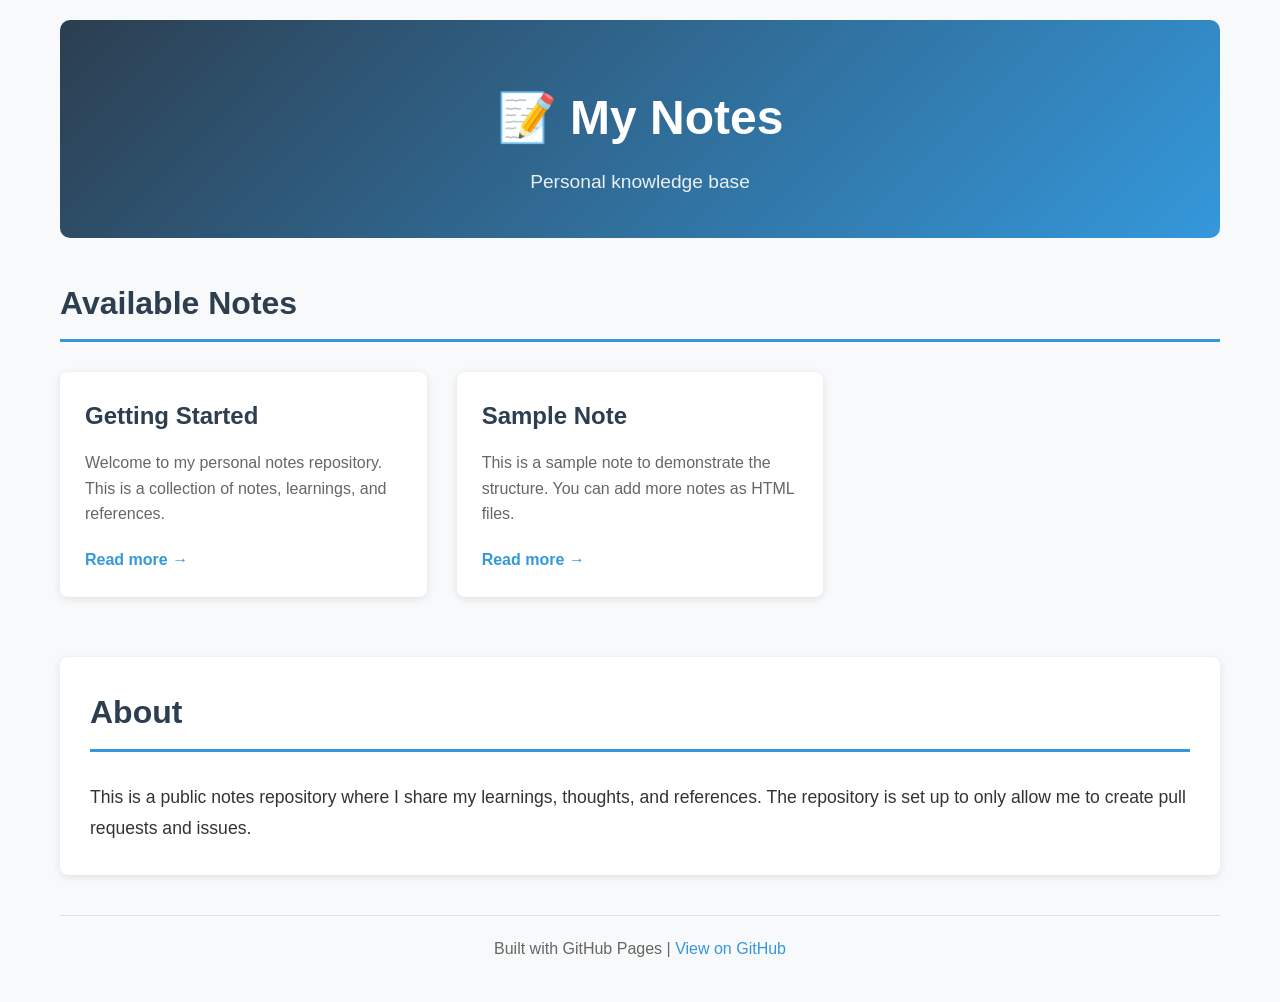
<file: index.html>
<!DOCTYPE html>
<html lang="en">
<head>
    <meta charset="UTF-8">
    <meta name="viewport" content="width=device-width, initial-scale=1.0">
    <title>My Notes</title>
    <link rel="stylesheet" href="styles.css">
</head>
<body>
    <div class="container">
        <header>
            <h1>📝 My Notes</h1>
            <p class="subtitle">Personal knowledge base</p>
        </header>
        
        <main>
            <section class="notes-section">
                <h2>Available Notes</h2>
                <div class="notes-grid">
                    <div class="note-card">
                        <h3>Getting Started</h3>
                        <p>Welcome to my personal notes repository. This is a collection of notes, learnings, and references.</p>
                        <a href="notes/getting-started.html" class="read-more">Read more →</a>
                    </div>
                    
                    <div class="note-card">
                        <h3>Sample Note</h3>
                        <p>This is a sample note to demonstrate the structure. You can add more notes as HTML files.</p>
                        <a href="notes/sample-note.html" class="read-more">Read more →</a>
                    </div>
                </div>
            </section>
            
            <section class="about-section">
                <h2>About</h2>
                <p>This is a public notes repository where I share my learnings, thoughts, and references. The repository is set up to only allow me to create pull requests and issues.</p>
            </section>
        </main>
        
        <footer>
            <p>Built with GitHub Pages | <a href="https://github.com/neurofoo/notes">View on GitHub</a></p>
        </footer>
    </div>
</body>
</html>
</file>
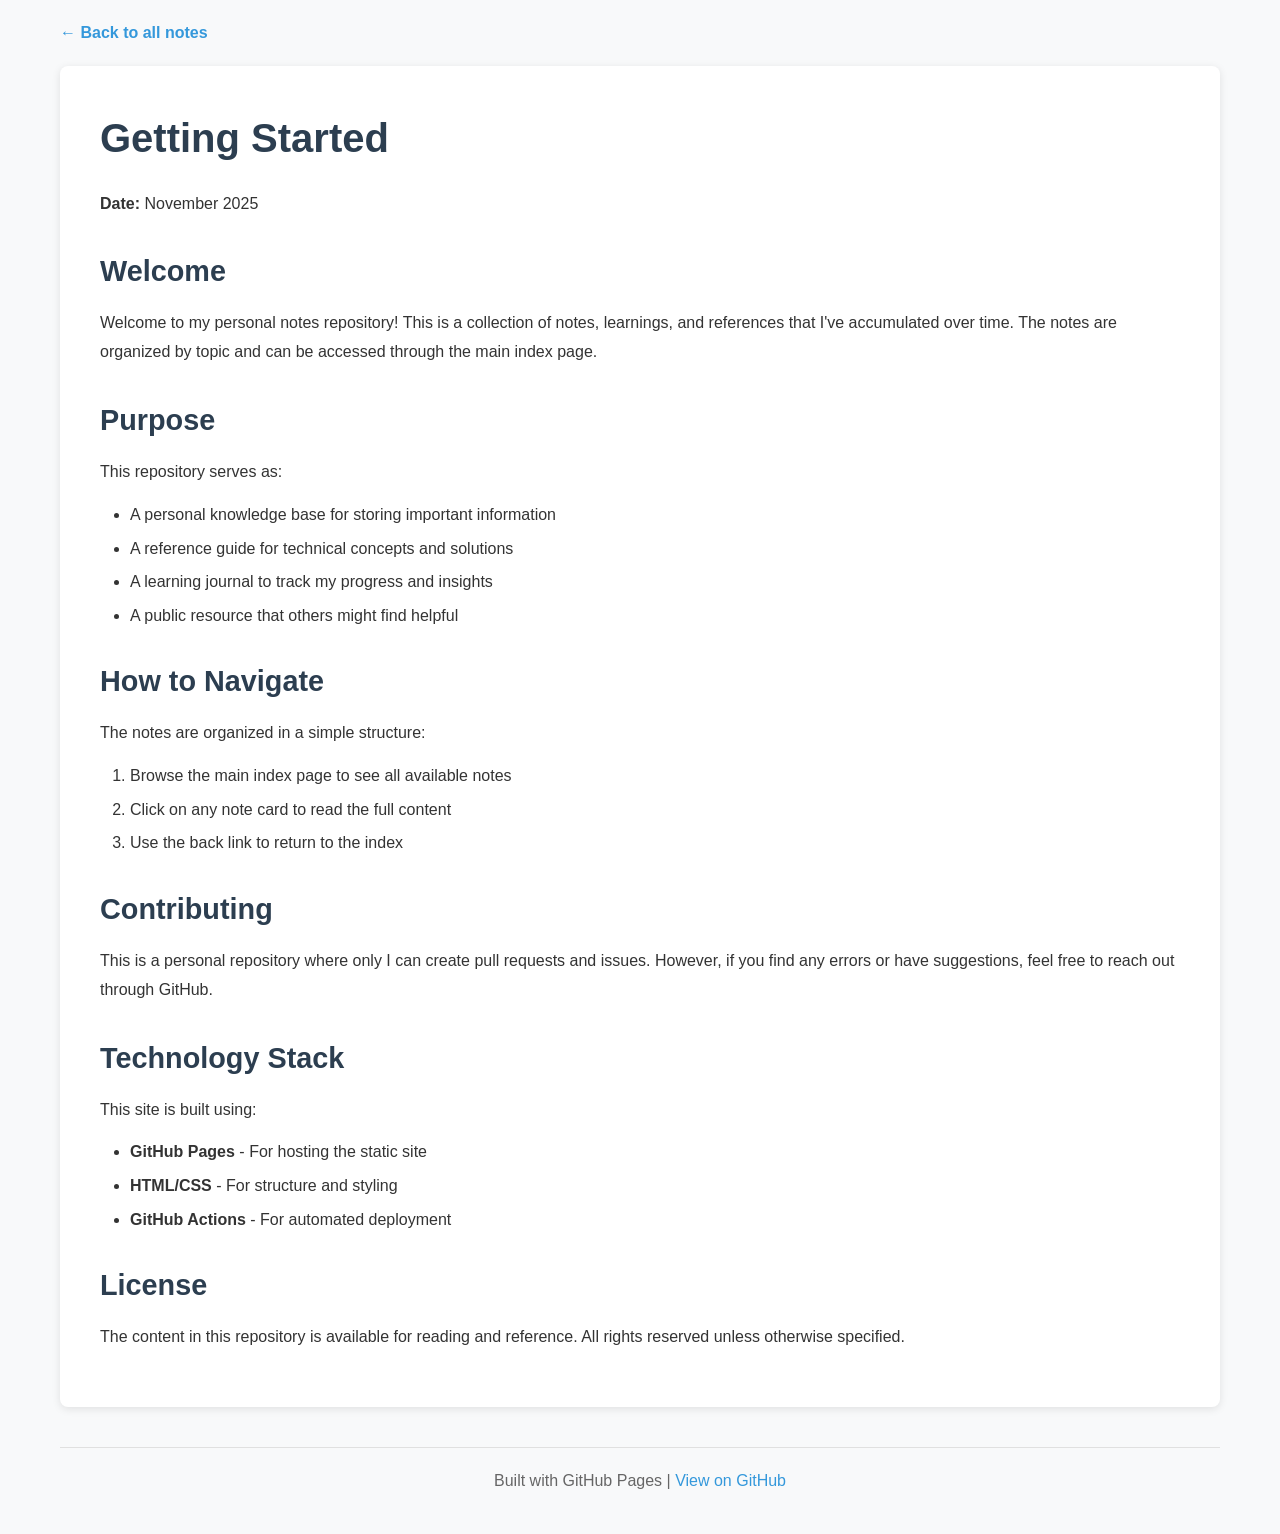
<file: notes/getting-started.html>
<!DOCTYPE html>
<html lang="en">
<head>
    <meta charset="UTF-8">
    <meta name="viewport" content="width=device-width, initial-scale=1.0">
    <title>Getting Started - My Notes</title>
    <link rel="stylesheet" href="../styles.css">
</head>
<body>
    <div class="container">
        <a href="../index.html" class="back-link">← Back to all notes</a>
        
        <div class="note-content">
            <h1>Getting Started</h1>
            
            <p><strong>Date:</strong> November 2025</p>
            
            <h2>Welcome</h2>
            <p>Welcome to my personal notes repository! This is a collection of notes, learnings, and references that I've accumulated over time. The notes are organized by topic and can be accessed through the main index page.</p>
            
            <h2>Purpose</h2>
            <p>This repository serves as:</p>
            <ul>
                <li>A personal knowledge base for storing important information</li>
                <li>A reference guide for technical concepts and solutions</li>
                <li>A learning journal to track my progress and insights</li>
                <li>A public resource that others might find helpful</li>
            </ul>
            
            <h2>How to Navigate</h2>
            <p>The notes are organized in a simple structure:</p>
            <ol>
                <li>Browse the main index page to see all available notes</li>
                <li>Click on any note card to read the full content</li>
                <li>Use the back link to return to the index</li>
            </ol>
            
            <h2>Contributing</h2>
            <p>This is a personal repository where only I can create pull requests and issues. However, if you find any errors or have suggestions, feel free to reach out through GitHub.</p>
            
            <h2>Technology Stack</h2>
            <p>This site is built using:</p>
            <ul>
                <li><strong>GitHub Pages</strong> - For hosting the static site</li>
                <li><strong>HTML/CSS</strong> - For structure and styling</li>
                <li><strong>GitHub Actions</strong> - For automated deployment</li>
            </ul>
            
            <h2>License</h2>
            <p>The content in this repository is available for reading and reference. All rights reserved unless otherwise specified.</p>
        </div>
        
        <footer>
            <p>Built with GitHub Pages | <a href="https://github.com/neurofoo/notes">View on GitHub</a></p>
        </footer>
    </div>
</body>
</html>
</file>
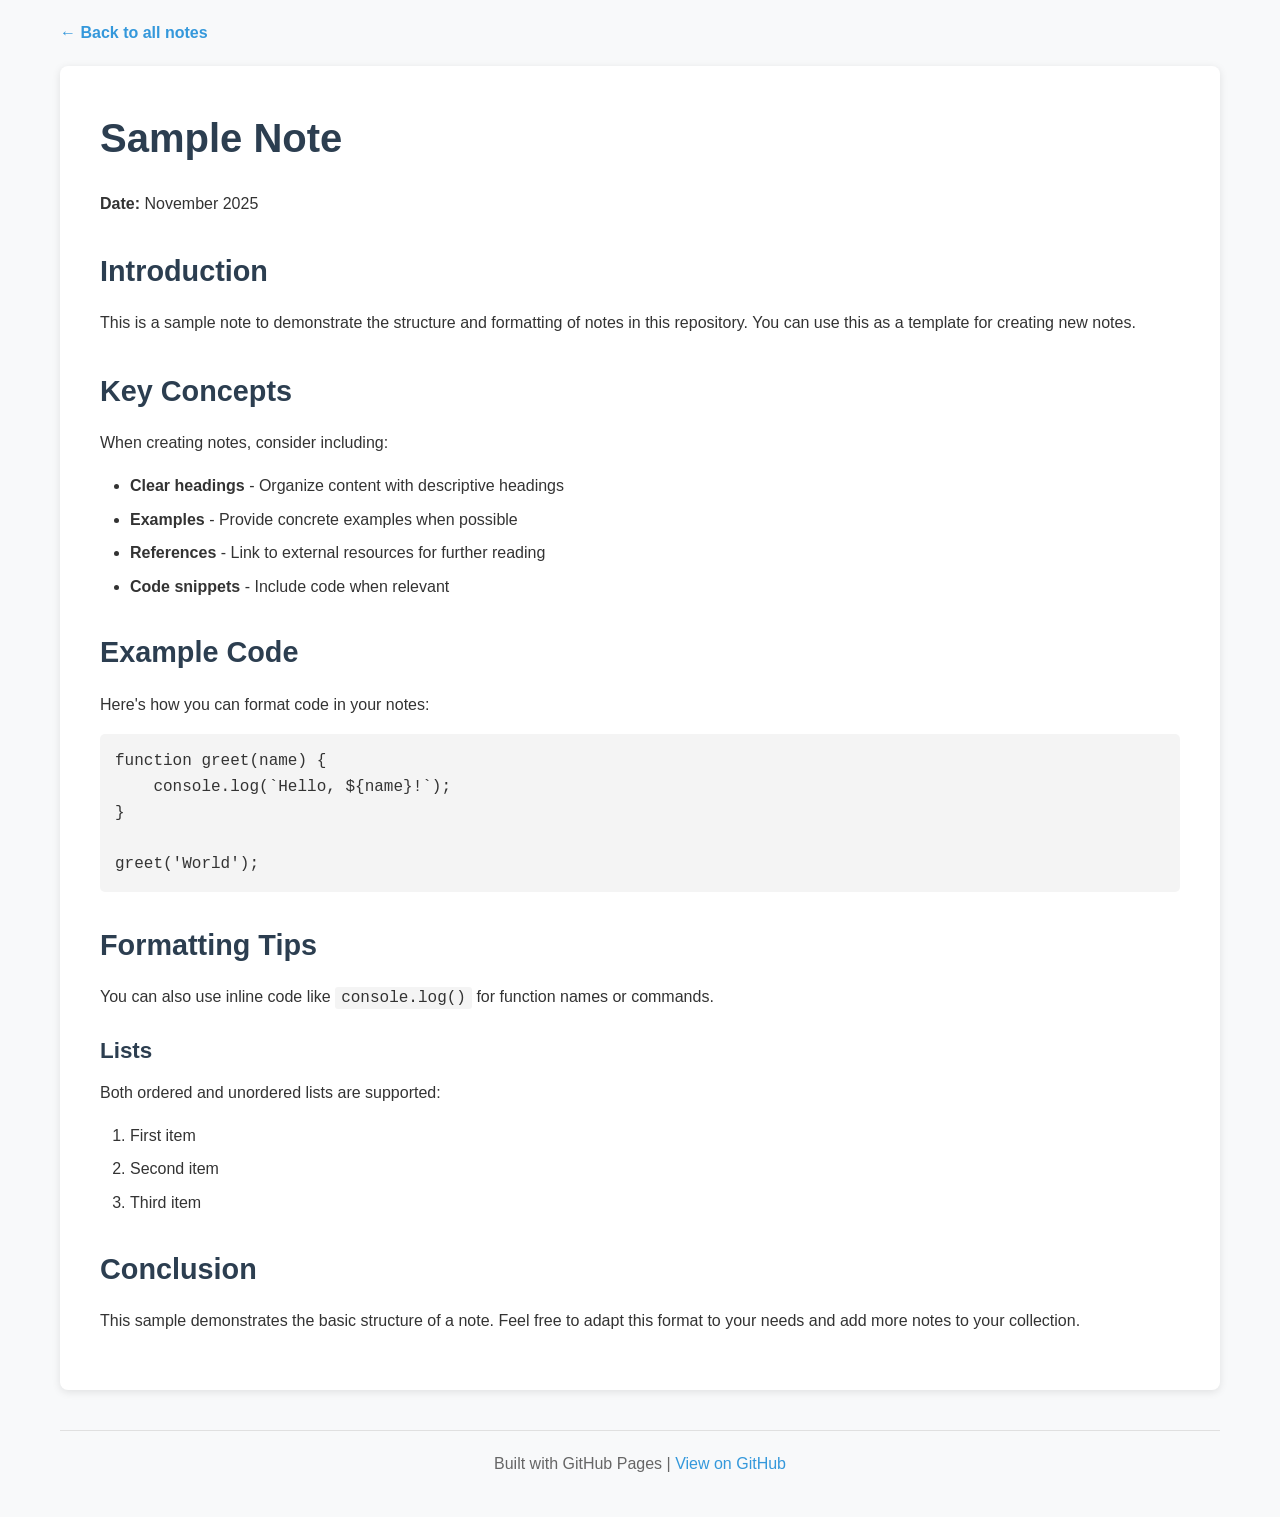
<file: notes/sample-note.html>
<!DOCTYPE html>
<html lang="en">
<head>
    <meta charset="UTF-8">
    <meta name="viewport" content="width=device-width, initial-scale=1.0">
    <title>Sample Note - My Notes</title>
    <link rel="stylesheet" href="../styles.css">
</head>
<body>
    <div class="container">
        <a href="../index.html" class="back-link">← Back to all notes</a>
        
        <div class="note-content">
            <h1>Sample Note</h1>
            
            <p><strong>Date:</strong> November 2025</p>
            
            <h2>Introduction</h2>
            <p>This is a sample note to demonstrate the structure and formatting of notes in this repository. You can use this as a template for creating new notes.</p>
            
            <h2>Key Concepts</h2>
            <p>When creating notes, consider including:</p>
            <ul>
                <li><strong>Clear headings</strong> - Organize content with descriptive headings</li>
                <li><strong>Examples</strong> - Provide concrete examples when possible</li>
                <li><strong>References</strong> - Link to external resources for further reading</li>
                <li><strong>Code snippets</strong> - Include code when relevant</li>
            </ul>
            
            <h2>Example Code</h2>
            <p>Here's how you can format code in your notes:</p>
            <pre><code>function greet(name) {
    console.log(`Hello, ${name}!`);
}

greet('World');</code></pre>
            
            <h2>Formatting Tips</h2>
            <p>You can also use inline code like <code>console.log()</code> for function names or commands.</p>
            
            <h3>Lists</h3>
            <p>Both ordered and unordered lists are supported:</p>
            <ol>
                <li>First item</li>
                <li>Second item</li>
                <li>Third item</li>
            </ol>
            
            <h2>Conclusion</h2>
            <p>This sample demonstrates the basic structure of a note. Feel free to adapt this format to your needs and add more notes to your collection.</p>
        </div>
        
        <footer>
            <p>Built with GitHub Pages | <a href="https://github.com/neurofoo/notes">View on GitHub</a></p>
        </footer>
    </div>
</body>
</html>
</file>
<file: styles.css>
* {
    margin: 0;
    padding: 0;
    box-sizing: border-box;
}

:root {
    --primary-color: #2c3e50;
    --secondary-color: #3498db;
    --accent-color: #e74c3c;
    --background-color: #f8f9fa;
    --card-background: #ffffff;
    --text-color: #333333;
    --text-light: #666666;
    --border-color: #e0e0e0;
}

body {
    font-family: -apple-system, BlinkMacSystemFont, 'Segoe UI', Roboto, 'Helvetica Neue', Arial, sans-serif;
    line-height: 1.6;
    color: var(--text-color);
    background-color: var(--background-color);
}

.container {
    max-width: 1200px;
    margin: 0 auto;
    padding: 20px;
}

header {
    text-align: center;
    padding: 60px 20px 40px;
    background: linear-gradient(135deg, var(--primary-color) 0%, var(--secondary-color) 100%);
    color: white;
    border-radius: 10px;
    margin-bottom: 40px;
}

header h1 {
    font-size: 3em;
    margin-bottom: 10px;
}

.subtitle {
    font-size: 1.2em;
    opacity: 0.9;
}

main {
    margin-bottom: 40px;
}

.notes-section {
    margin-bottom: 60px;
}

.notes-section h2,
.about-section h2 {
    font-size: 2em;
    color: var(--primary-color);
    margin-bottom: 30px;
    padding-bottom: 10px;
    border-bottom: 3px solid var(--secondary-color);
}

.notes-grid {
    display: grid;
    grid-template-columns: repeat(auto-fill, minmax(300px, 1fr));
    gap: 30px;
    margin-top: 30px;
}

.note-card {
    background: var(--card-background);
    border-radius: 8px;
    padding: 25px;
    box-shadow: 0 2px 8px rgba(0, 0, 0, 0.1);
    transition: transform 0.3s ease, box-shadow 0.3s ease;
}

.note-card:hover {
    transform: translateY(-5px);
    box-shadow: 0 4px 16px rgba(0, 0, 0, 0.15);
}

.note-card h3 {
    color: var(--primary-color);
    font-size: 1.5em;
    margin-bottom: 15px;
}

.note-card p {
    color: var(--text-light);
    margin-bottom: 20px;
}

.read-more {
    display: inline-block;
    color: var(--secondary-color);
    text-decoration: none;
    font-weight: 600;
    transition: color 0.3s ease;
}

.read-more:hover {
    color: var(--accent-color);
}

.about-section {
    background: var(--card-background);
    padding: 30px;
    border-radius: 8px;
    box-shadow: 0 2px 8px rgba(0, 0, 0, 0.1);
}

.about-section p {
    font-size: 1.1em;
    line-height: 1.8;
}

footer {
    text-align: center;
    padding: 20px;
    color: var(--text-light);
    border-top: 1px solid var(--border-color);
}

footer a {
    color: var(--secondary-color);
    text-decoration: none;
}

footer a:hover {
    text-decoration: underline;
}

/* Note page styles */
.note-content {
    background: var(--card-background);
    padding: 40px;
    border-radius: 8px;
    box-shadow: 0 2px 8px rgba(0, 0, 0, 0.1);
    margin-bottom: 40px;
}

.note-content h1 {
    color: var(--primary-color);
    margin-bottom: 20px;
    font-size: 2.5em;
}

.note-content h2 {
    color: var(--primary-color);
    margin-top: 30px;
    margin-bottom: 15px;
    font-size: 1.8em;
}

.note-content h3 {
    color: var(--primary-color);
    margin-top: 20px;
    margin-bottom: 10px;
    font-size: 1.4em;
}

.note-content p {
    margin-bottom: 15px;
    line-height: 1.8;
}

.note-content ul,
.note-content ol {
    margin-left: 30px;
    margin-bottom: 15px;
}

.note-content li {
    margin-bottom: 8px;
}

.note-content code {
    background-color: #f4f4f4;
    padding: 2px 6px;
    border-radius: 3px;
    font-family: 'Courier New', Courier, monospace;
}

.note-content pre {
    background-color: #f4f4f4;
    padding: 15px;
    border-radius: 5px;
    overflow-x: auto;
    margin-bottom: 20px;
}

.note-content pre code {
    background-color: transparent;
    padding: 0;
}

.back-link {
    display: inline-block;
    margin-bottom: 20px;
    color: var(--secondary-color);
    text-decoration: none;
    font-weight: 600;
}

.back-link:hover {
    text-decoration: underline;
}

@media (max-width: 768px) {
    header h1 {
        font-size: 2em;
    }
    
    .notes-grid {
        grid-template-columns: 1fr;
    }
    
    .note-content {
        padding: 20px;
    }
}
</file>
